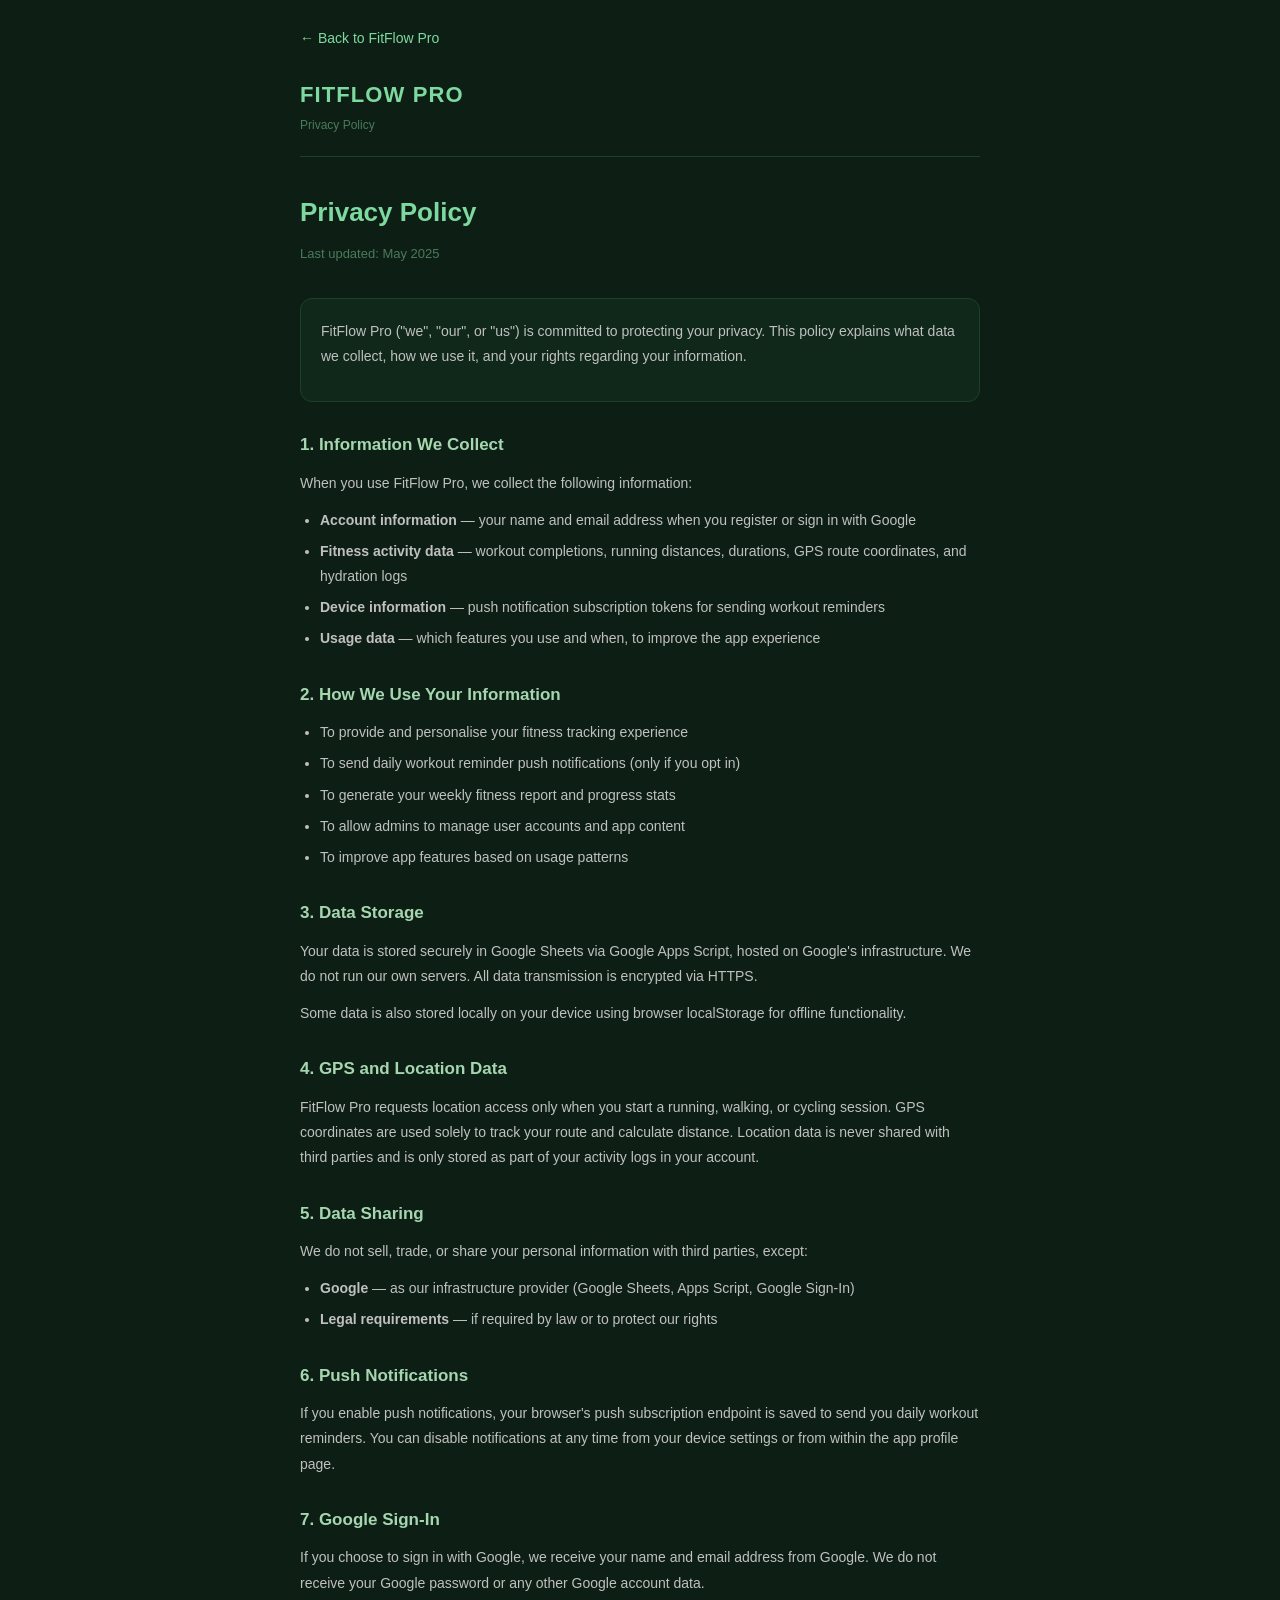
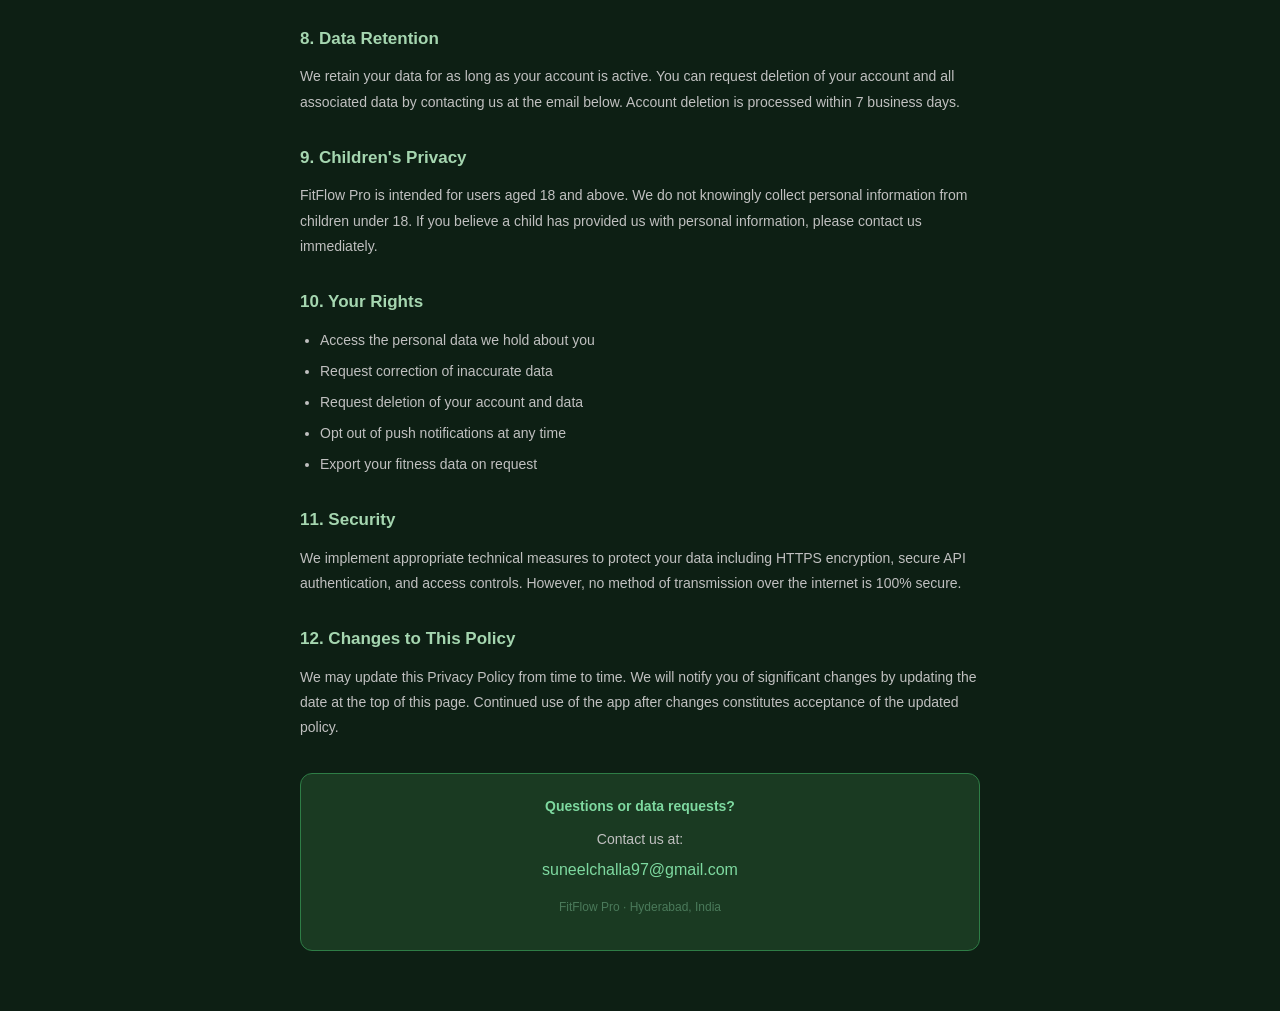
<file: privacy.html>
<!DOCTYPE html>
<html lang="en">
<head>
  <meta charset="UTF-8">
  <meta name="viewport" content="width=device-width, initial-scale=1.0">
  <title>Privacy Policy — FitFlow Pro</title>
  <style>
    * { margin: 0; padding: 0; box-sizing: border-box; }
    body {
      font-family: -apple-system, BlinkMacSystemFont, 'Segoe UI', sans-serif;
      background: #0d1f14;
      color: #e0e0e0;
      line-height: 1.8;
      padding: 24px 20px 60px;
      max-width: 720px;
      margin: 0 auto;
    }
    .logo {
      display: flex;
      align-items: center;
      gap: 12px;
      margin-bottom: 32px;
      padding-bottom: 20px;
      border-bottom: 1px solid #1e4028;
    }
    .logo-text { font-size: 22px; font-weight: 700; color: #7ed9a0; letter-spacing: 0.05em; }
    .logo-sub  { font-size: 12px; color: #4a7a5a; }
    h1 { font-size: 26px; color: #7ed9a0; margin-bottom: 6px; }
    .updated { font-size: 13px; color: #4a7a5a; margin-bottom: 32px; }
    h2 { font-size: 17px; color: #a5d6b0; margin: 28px 0 10px; }
    p  { font-size: 14px; color: #c0c0c0; margin-bottom: 12px; }
    ul { padding-left: 20px; margin-bottom: 12px; }
    li { font-size: 14px; color: #c0c0c0; margin-bottom: 6px; }
    .card {
      background: #0f2819;
      border: 1px solid #1e4028;
      border-radius: 12px;
      padding: 20px;
      margin: 20px 0;
    }
    a { color: #7ed9a0; text-decoration: none; }
    a:hover { text-decoration: underline; }
    .contact-box {
      background: #1a3a22;
      border: 1px solid #2e7d46;
      border-radius: 12px;
      padding: 20px;
      margin-top: 32px;
      text-align: center;
    }
    .back-btn {
      display: inline-block;
      margin-bottom: 24px;
      color: #7ed9a0;
      font-size: 14px;
      text-decoration: none;
    }
  </style>
</head>
<body>

  <a class="back-btn" href="./index.html">← Back to FitFlow Pro</a>

  <div class="logo">
    <div>
      <div class="logo-text">FITFLOW PRO</div>
      <div class="logo-sub">Privacy Policy</div>
    </div>
  </div>

  <h1>Privacy Policy</h1>
  <div class="updated">Last updated: May 2025</div>

  <div class="card">
    <p>FitFlow Pro ("we", "our", or "us") is committed to protecting your privacy. This policy explains what data we collect, how we use it, and your rights regarding your information.</p>
  </div>

  <h2>1. Information We Collect</h2>
  <p>When you use FitFlow Pro, we collect the following information:</p>
  <ul>
    <li><strong>Account information</strong> — your name and email address when you register or sign in with Google</li>
    <li><strong>Fitness activity data</strong> — workout completions, running distances, durations, GPS route coordinates, and hydration logs</li>
    <li><strong>Device information</strong> — push notification subscription tokens for sending workout reminders</li>
    <li><strong>Usage data</strong> — which features you use and when, to improve the app experience</li>
  </ul>

  <h2>2. How We Use Your Information</h2>
  <ul>
    <li>To provide and personalise your fitness tracking experience</li>
    <li>To send daily workout reminder push notifications (only if you opt in)</li>
    <li>To generate your weekly fitness report and progress stats</li>
    <li>To allow admins to manage user accounts and app content</li>
    <li>To improve app features based on usage patterns</li>
  </ul>

  <h2>3. Data Storage</h2>
  <p>Your data is stored securely in Google Sheets via Google Apps Script, hosted on Google's infrastructure. We do not run our own servers. All data transmission is encrypted via HTTPS.</p>
  <p>Some data is also stored locally on your device using browser localStorage for offline functionality.</p>

  <h2>4. GPS and Location Data</h2>
  <p>FitFlow Pro requests location access only when you start a running, walking, or cycling session. GPS coordinates are used solely to track your route and calculate distance. Location data is never shared with third parties and is only stored as part of your activity logs in your account.</p>

  <h2>5. Data Sharing</h2>
  <p>We do not sell, trade, or share your personal information with third parties, except:</p>
  <ul>
    <li><strong>Google</strong> — as our infrastructure provider (Google Sheets, Apps Script, Google Sign-In)</li>
    <li><strong>Legal requirements</strong> — if required by law or to protect our rights</li>
  </ul>

  <h2>6. Push Notifications</h2>
  <p>If you enable push notifications, your browser's push subscription endpoint is saved to send you daily workout reminders. You can disable notifications at any time from your device settings or from within the app profile page.</p>

  <h2>7. Google Sign-In</h2>
  <p>If you choose to sign in with Google, we receive your name and email address from Google. We do not receive your Google password or any other Google account data.</p>

  <h2>8. Data Retention</h2>
  <p>We retain your data for as long as your account is active. You can request deletion of your account and all associated data by contacting us at the email below. Account deletion is processed within 7 business days.</p>

  <h2>9. Children's Privacy</h2>
  <p>FitFlow Pro is intended for users aged 18 and above. We do not knowingly collect personal information from children under 18. If you believe a child has provided us with personal information, please contact us immediately.</p>

  <h2>10. Your Rights</h2>
  <ul>
    <li>Access the personal data we hold about you</li>
    <li>Request correction of inaccurate data</li>
    <li>Request deletion of your account and data</li>
    <li>Opt out of push notifications at any time</li>
    <li>Export your fitness data on request</li>
  </ul>

  <h2>11. Security</h2>
  <p>We implement appropriate technical measures to protect your data including HTTPS encryption, secure API authentication, and access controls. However, no method of transmission over the internet is 100% secure.</p>

  <h2>12. Changes to This Policy</h2>
  <p>We may update this Privacy Policy from time to time. We will notify you of significant changes by updating the date at the top of this page. Continued use of the app after changes constitutes acceptance of the updated policy.</p>

  <div class="contact-box">
    <p style="color:#7ed9a0;font-weight:600;margin-bottom:8px;">Questions or data requests?</p>
    <p style="margin-bottom:4px;">Contact us at:</p>
    <a href="mailto:suneelchalla97@gmail.com">suneelchalla97@gmail.com</a>
    <p style="margin-top:12px;font-size:12px;color:#4a7a5a;">FitFlow Pro · Hyderabad, India</p>
  </div>

</body>
</html>
</file>
